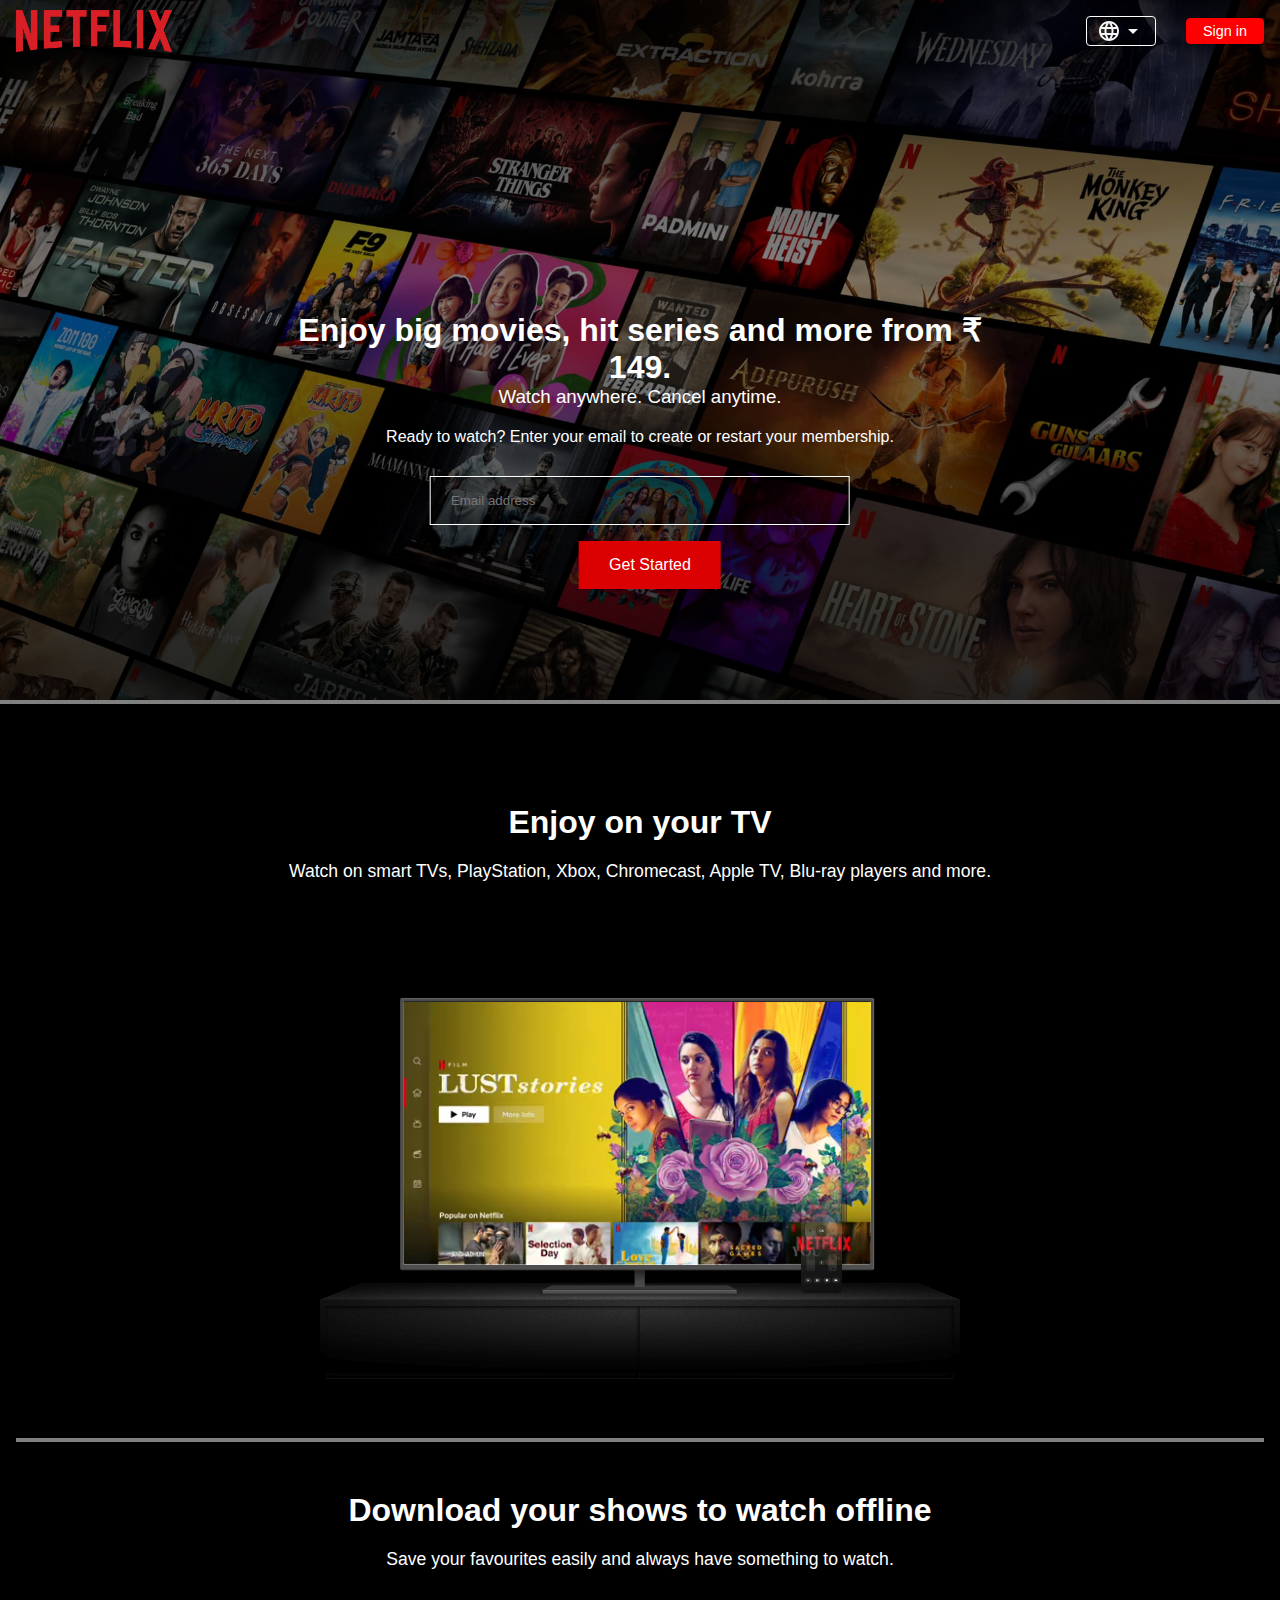
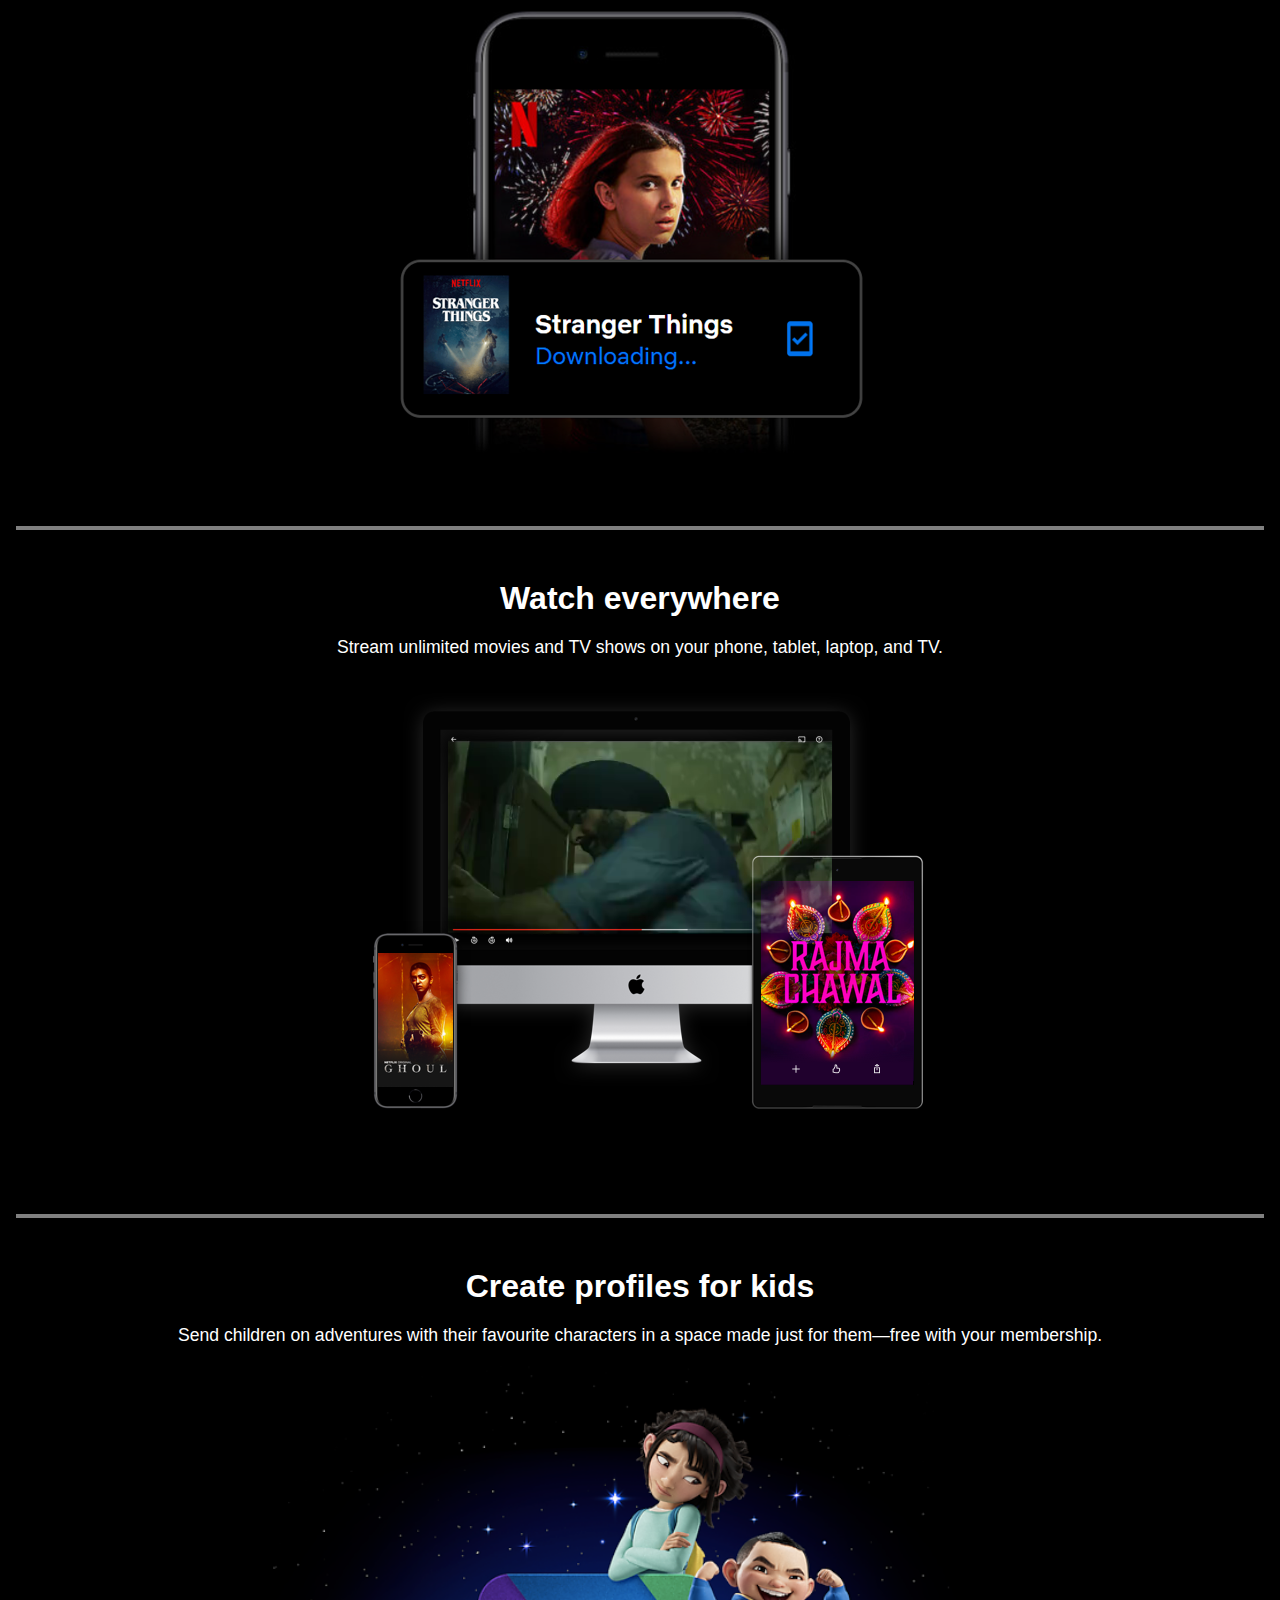
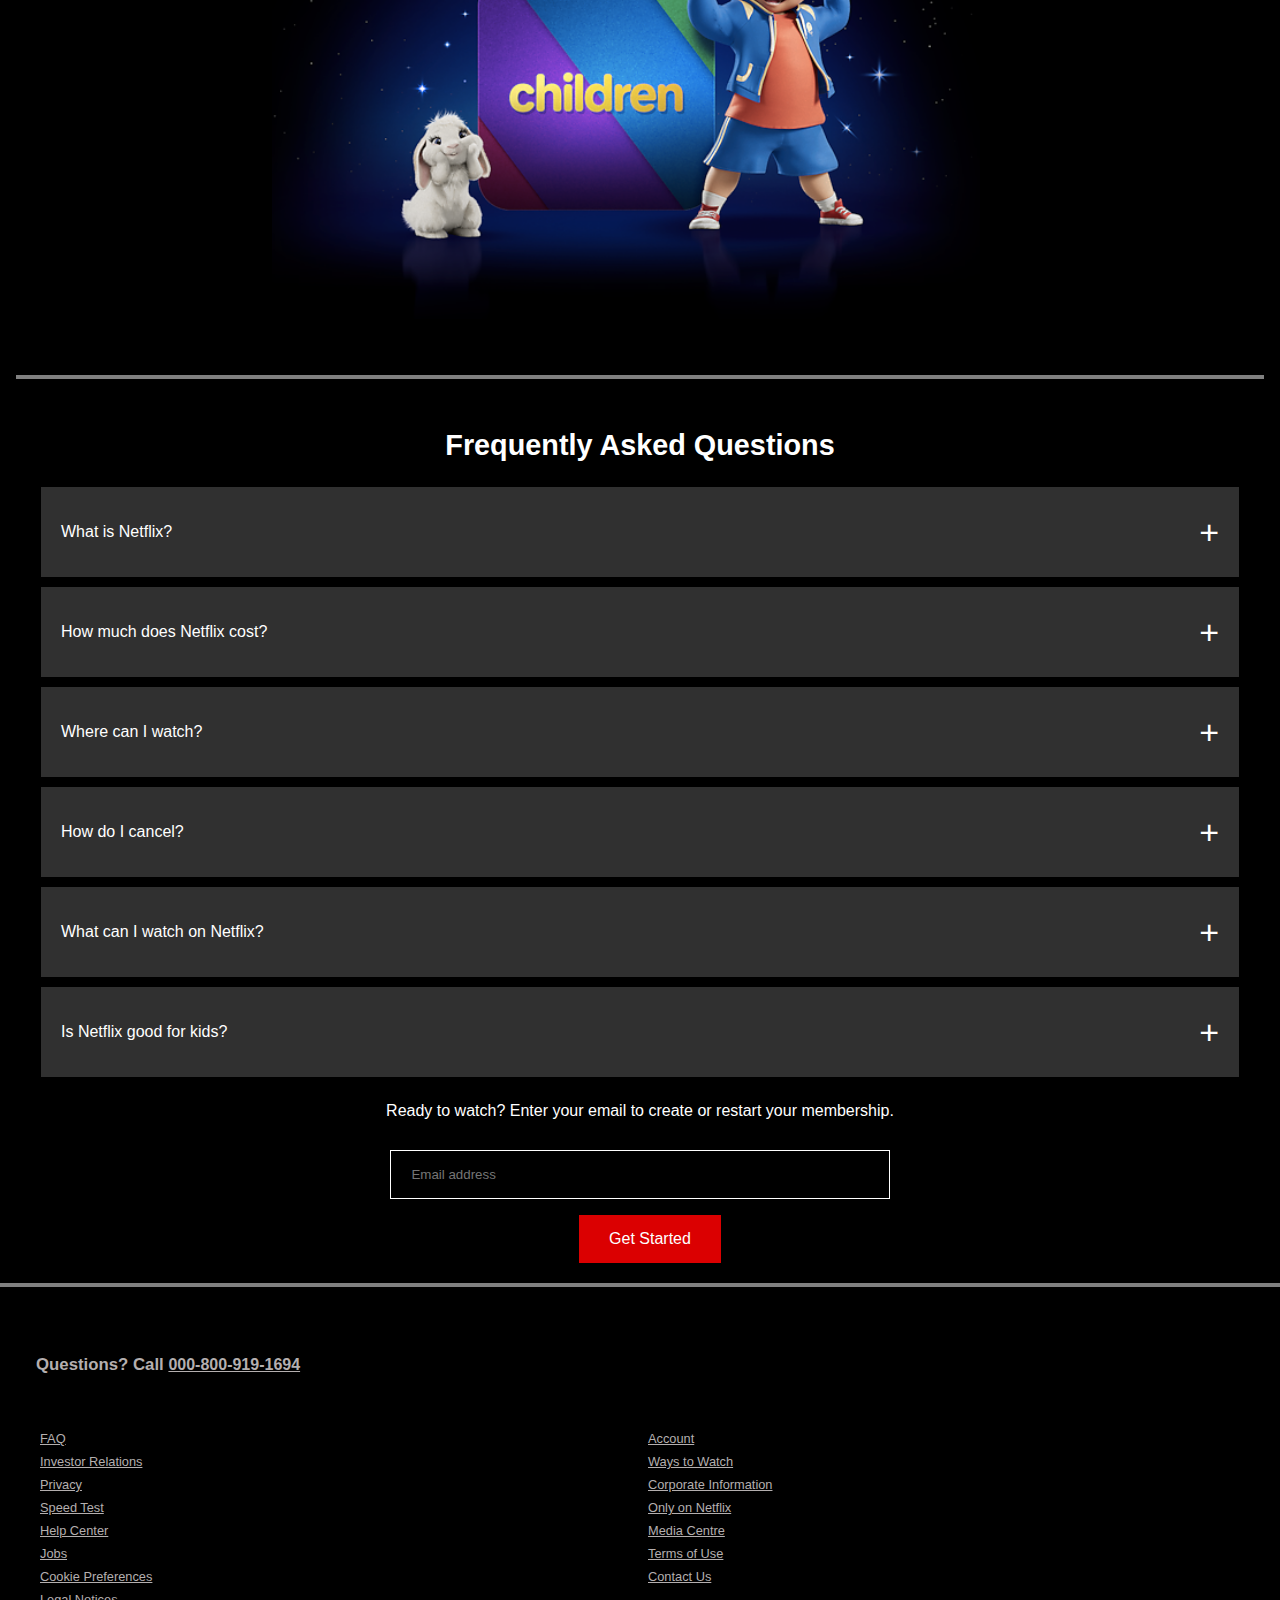
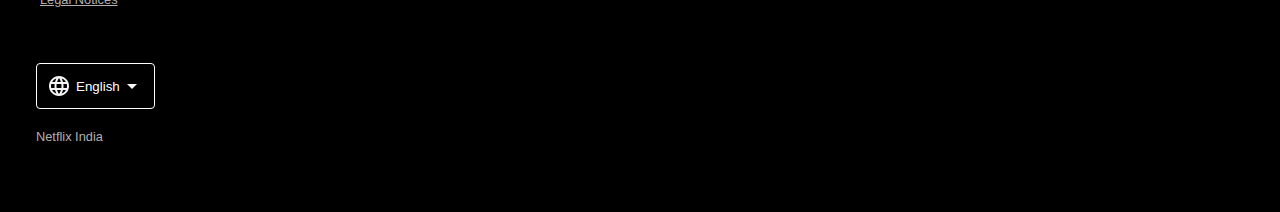
<file: index.html>
<!DOCTYPE html>
<html lang="en">
<head>
    <meta charset="UTF-8">
    <meta name="viewport" content="width=device-width, initial-scale=1.0">
    <title>Netflix</title>
    <link rel="stylesheet" href="Netflix.css">
    <link rel="icon" type="image/x-icon" href="Images/netflix_logo_icon_170919.ico">
</head>
<body>
    <div class="hero-section">
        <nav class="header">
            <img class="logo" src="Images/logo.png" alt="logo"/>   
            <div class="head-button">
                <button class="b1">
                    <svg xmlns="http://www.w3.org/2000/svg" height="24" viewBox="0 -960 960 960" width="24">
                        <style>svg{fill: whitesmoke}</style>
                        <path d="M480-80q-82 0-155-31.5t-127.5-86Q143-252 111.5-325T80-480q0-83 31.5-155.5t86-127Q252-817 325-848.5T480-880q83 0 155.5 31.5t127 86q54.5 54.5 86 127T880-480q0 82-31.5 155t-86 127.5q-54.5 54.5-127 86T480-80Zm0-82q26-36 45-75t31-83H404q12 44 31 83t45 75Zm-104-16q-18-33-31.5-68.5T322-320H204q29 50 72.5 87t99.5 55Zm208 0q56-18 99.5-55t72.5-87H638q-9 38-22.5 73.5T584-178ZM170-400h136q-3-20-4.5-39.5T300-480q0-21 1.5-40.5T306-560H170q-5 20-7.5 39.5T160-480q0 21 2.5 40.5T170-400Zm216 0h188q3-20 4.5-39.5T580-480q0-21-1.5-40.5T574-560H386q-3 20-4.5 39.5T380-480q0 21 1.5 40.5T386-400Zm268 0h136q5-20 7.5-39.5T800-480q0-21-2.5-40.5T790-560H654q3 20 4.5 39.5T660-480q0 21-1.5 40.5T654-400Zm-16-240h118q-29-50-72.5-87T584-782q18 33 31.5 68.5T638-640Zm-234 0h152q-12-44-31-83t-45-75q-26 36-45 75t-31 83Zm-200 0h118q9-38 22.5-73.5T376-782q-56 18-99.5 55T204-640Z"/>
                    </svg>
                    <select name="lang" id="head-lang">
                        <option value="English">English</option>
                        <option value="हिन्दी">हिन्दी</option>
                    </select>
                    <svg xmlns="http://www.w3.org/2000/svg" height="24" viewBox="0 -960 960 960" width="24">
                        <path d="M480-360 280-560h400L480-360Z"/>
                    </svg>
                </button>
                <button class="b2">Sign in</button>
            </div>
        </nav>
        <div class="hero-content">
            <h1>Enjoy big movies, hit series and more from ₹ 149.</h1>
            <h3>Watch anywhere. Cancel anytime.</h3>
            <p>Ready to watch? Enter your email to create or restart your membership.</p>
            <form class="email-signin">
                <div class="email-cont">
                    <input type="email" placeholder="Email address" required/>
                </div>
                
                <button type="submit">Get Started</button>
            </form>
        </div>
    </div>
    <div class="border">
    </div>
    <div class="feature">
        <div class="feature-row">
            <div class="text-section">
                <h2>Enjoy on your TV</h2>
                <p>Watch on smart TVs, PlayStation, Xbox, Chromecast, Apple TV, Blu-ray players and more.</p>
            </div>
            <div class="img-section">
                <video class="vid" src="Images/video-tv-in-0819.m4v" autoplay muted loop></video>
                <img src="Images/feature-1.png" alt="tv">
            </div>
        </div>
        <div class="border">
        </div>
        <div class="feature-row even">
            <div class="img-section">
                <img src="Images/feature-2.png" alt="tv">
            </div>
            <div class="text-section">
                <h2>Download your shows to watch offline</h2>
                <p>Save your favourites easily and always have something to watch.</p>
            </div>
        </div>
        <div class="border">
        </div>
        <div class="feature-row">
            <div class="text-section">
                <h2>Watch everywhere</h2>
                <p>Stream unlimited movies and TV shows on your phone, tablet, laptop, and TV.</p>
            </div>
            <div class="img-section">
                <video class="vid2" src="Images/video-devices-in.m4v" autoplay muted loop></video>
                <img src="Images/feature-3.png" alt="tv">
            </div>
        </div>
        <div class="border">
        </div>
        <div class="feature-row even">
            <div class="img-section">
                <img src="Images/feature-4.png" alt="tv">
            </div>
            <div class="text-section">
                <h2>Create profiles for kids</h2>
                <p>Send children on adventures with their favourite characters in a space made just for them—free with your membership.</p>
            </div>
        </div>
        <div class="border">
        </div>
    </div>
    <div class="faq">
        <h2>Frequently Asked Questions</h2>
        <ul class="questions">
            <li>
                <input type="radio" name="questions" id="first">
                <label for="first">What is Netflix?</label>
                <div class="content">
                    <p>
                        Netflix is a streaming service that offers a wide variety of award-winning TV shows, movies, anime, documentaries and more – on thousands of internet-connected devices.
                    </p>
                    <p>
                        You can watch as much as you want, whenever you want, without a single ad – all for one low monthly price. There's always something new to discover, and new TV shows and movies are added every week!
                    </p>
                </div>
            </li>
            <li>
                <input type="radio" name="questions" id="second">
                <label for="second">How much does Netflix cost?</label>
                <div class="content">
                    <p>
                        Watch Netflix on your smartphone, tablet, Smart TV, laptop, or streaming device, all for one fixed monthly fee. Plans range from ₹ 149 to ₹ 649 a month. No extra costs, no contracts.
                    </p>
                </div>
            </li>
            <li>
                <input type="radio" name="questions" id="third">
                <label for="third">Where can I watch?</label>
                <div class="content">
                    <p>
                        Watch anywhere, anytime. Sign in with your Netflix account to watch instantly on the web at netflix.com from your personal computer or on any internet-connected device that offers the Netflix app, including smart TVs, smartphones, tablets, streaming media players and game consoles.
                    </p>
                    <p>
                        You can also download your favourite shows with the iOS, Android, or Windows 10 app. Use downloads to watch while you're on the go and without an internet connection. Take Netflix with you anywhere.
                    </p>
                </div>
            </li>
            <li>
                <input type="radio" name="questions" id="fourth">
                <label for="fourth">How do I cancel?</label>
                <div class="content">
                    <p>
                        Netflix is flexible. There are no annoying contracts and no commitments. You can easily cancel your account online in two clicks. There are no cancellation fees – start or stop your account anytime.
                    </p>
                </div>
            </li>
            <li>
                <input type="radio" name="questions" id="fifth">
                <label for="fifth">What can I watch on Netflix?</label>
                <div class="content">
                    <p>
                        Netflix has an extensive library of feature films, documentaries, TV shows, anime, award-winning Netflix originals, and more. Watch as much as you want, anytime you want.
                    </p>
                </div>
            </li>
            <li>
                <input type="radio" name="questions" id="sixth">
                <label for="sixth">Is Netflix good for kids?</label>
                <div class="content">
                    <p>
                        The Netflix Kids experience is included in your membership to give parents control while kids enjoy family-friendly TV shows and films in their own space.
                    </p>
                    <p>
                        Kids profiles come with PIN-protected parental controls that let you restrict the maturity rating of content kids can watch and block specific titles you don't want kids to see.
                    </p>
                </div>
            </li>
        </ul>
    </div>
    <div class="foot-content">
        <p>Ready to watch? Enter your email to create or restart your membership.</p>
        <form class="email-signin">
            <div class="email-cont">
                <input type="email" placeholder="Email address" required/>
            </div>
            
            <button type="submit">Get Started</button>
        </form>
    </div>
    <div class="border">
    </div>
    <footer>
        <h2>Questions? Call <span><a href="#">000-800-919-1694</a></span></h2>
        <div class="foot-col">
                <a href="#">FAQ</a>
                <a href="#">Account</a>
                <a href="#">Investor Relations</a>
                <a href="#">Ways to Watch</a>
                <a href="#">Privacy</a>
                <a href="#">Corporate Information</a>
                <a href="#">Speed Test</a>
                <a href="#">Only on Netflix</a>
                <a href="#">Help Center</a>
                <a href="#">Media Centre</a>
                <a href="#">Jobs</a>
                <a href="#">Terms of Use</a>
                <a href="#">Cookie Preferences</a>
                <a href="#">Contact Us</a>
                <a href="#">Legal Notices</a>
        </div>
        <button class="b3">
            <svg xmlns="http://www.w3.org/2000/svg" height="24" viewBox="0 -960 960 960" width="24">
                <style>svg{fill: whitesmoke}</style>
                <path d="M480-80q-82 0-155-31.5t-127.5-86Q143-252 111.5-325T80-480q0-83 31.5-155.5t86-127Q252-817 325-848.5T480-880q83 0 155.5 31.5t127 86q54.5 54.5 86 127T880-480q0 82-31.5 155t-86 127.5q-54.5 54.5-127 86T480-80Zm0-82q26-36 45-75t31-83H404q12 44 31 83t45 75Zm-104-16q-18-33-31.5-68.5T322-320H204q29 50 72.5 87t99.5 55Zm208 0q56-18 99.5-55t72.5-87H638q-9 38-22.5 73.5T584-178ZM170-400h136q-3-20-4.5-39.5T300-480q0-21 1.5-40.5T306-560H170q-5 20-7.5 39.5T160-480q0 21 2.5 40.5T170-400Zm216 0h188q3-20 4.5-39.5T580-480q0-21-1.5-40.5T574-560H386q-3 20-4.5 39.5T380-480q0 21 1.5 40.5T386-400Zm268 0h136q5-20 7.5-39.5T800-480q0-21-2.5-40.5T790-560H654q3 20 4.5 39.5T660-480q0 21-1.5 40.5T654-400Zm-16-240h118q-29-50-72.5-87T584-782q18 33 31.5 68.5T638-640Zm-234 0h152q-12-44-31-83t-45-75q-26 36-45 75t-31 83Zm-200 0h118q9-38 22.5-73.5T376-782q-56 18-99.5 55T204-640Z"/>
            </svg>
            <select>
                <option value="English">English</option>
                <option value="हिन्दी">हिन्दी</option>
            </select>
            <svg xmlns="http://www.w3.org/2000/svg" height="24" viewBox="0 -960 960 960" width="24">
                <path d="M480-360 280-560h400L480-360Z"/>
            </svg>
        </button>
        <p>Netflix India</p>
    </footer>
</body>
</html>
</file>
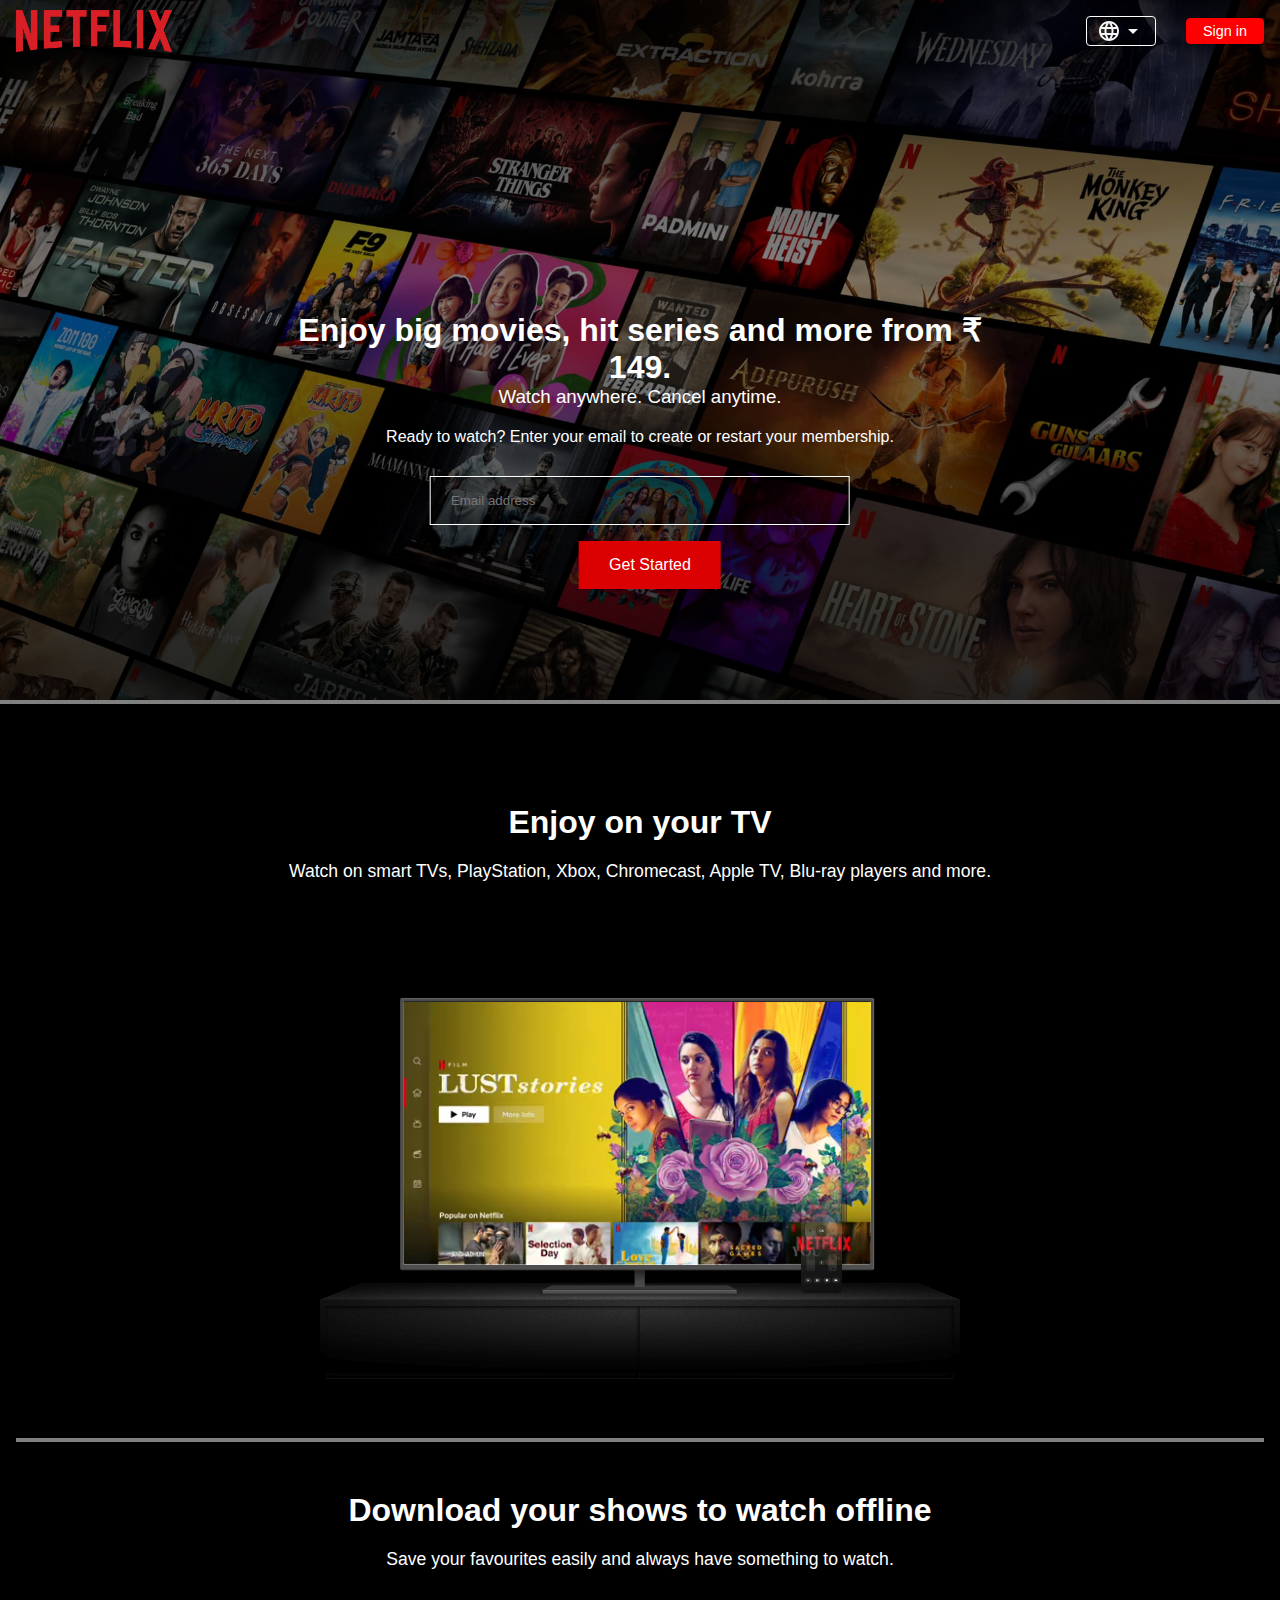
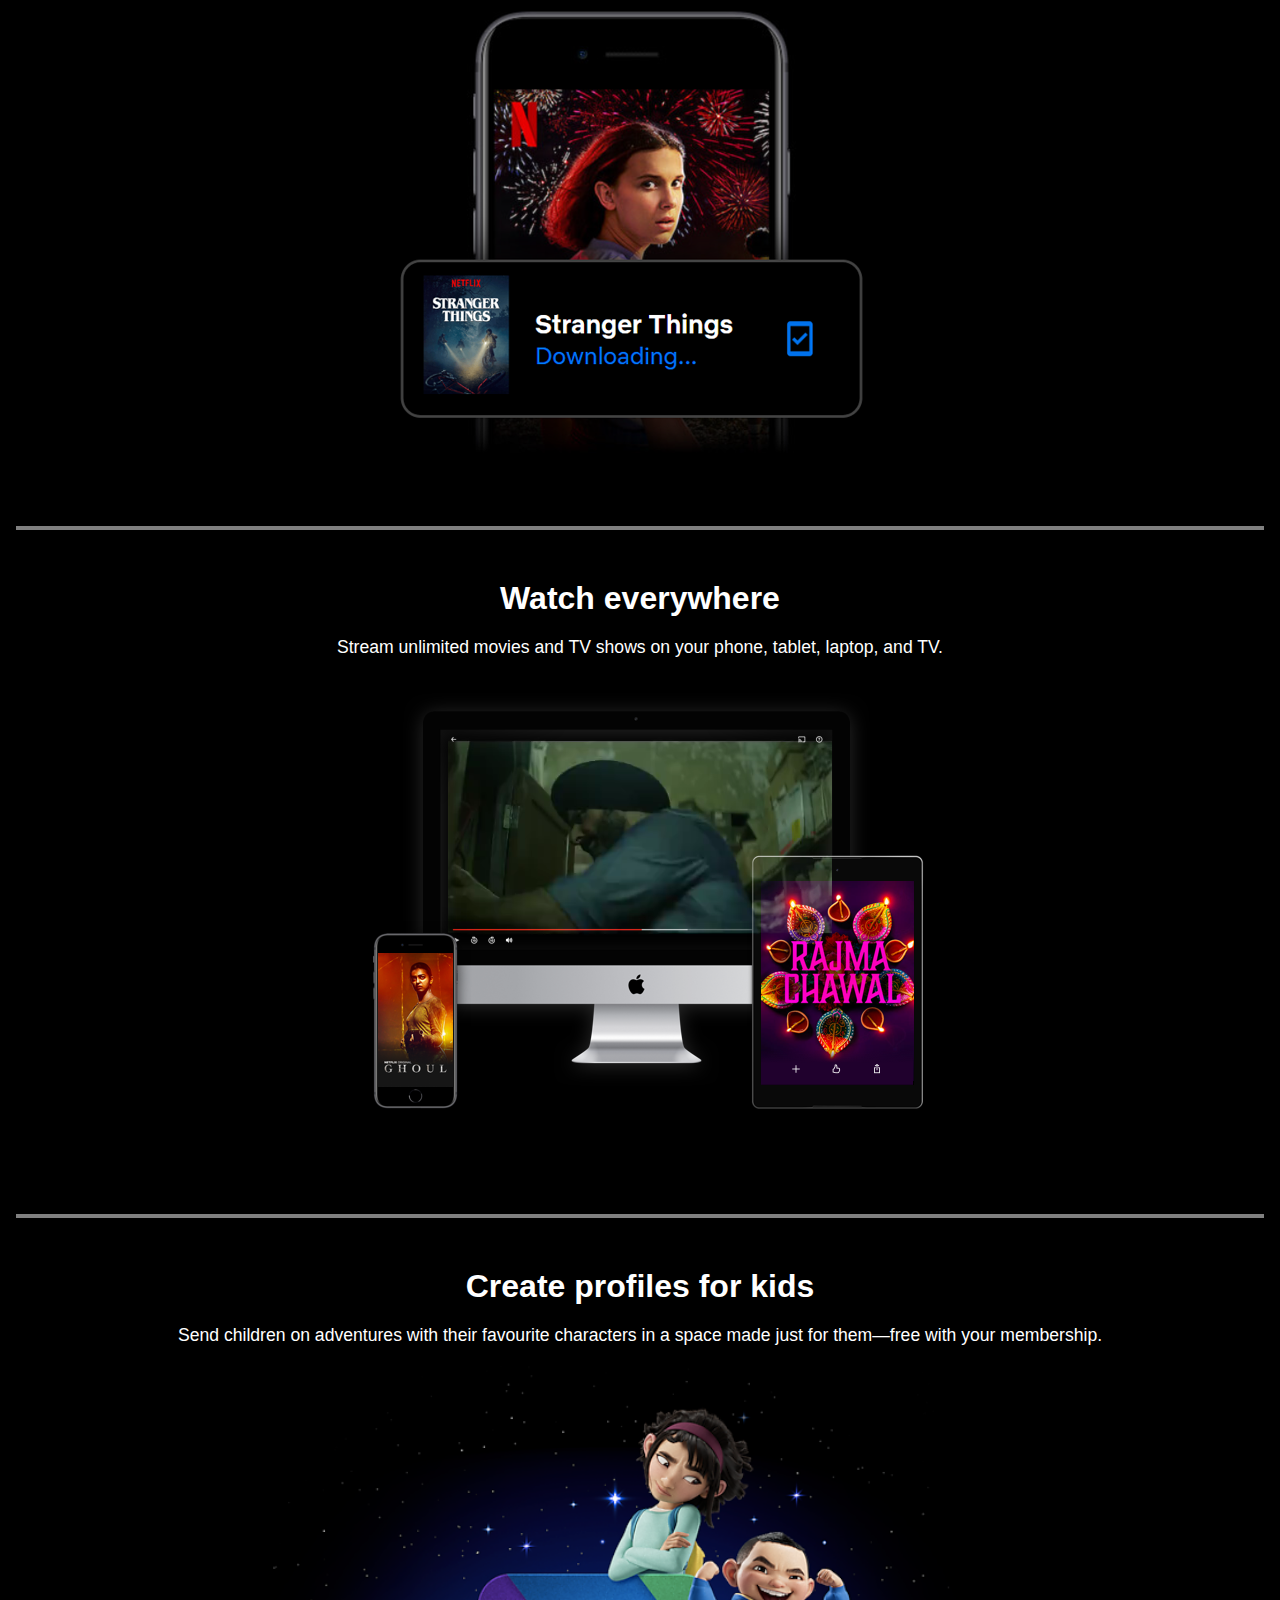
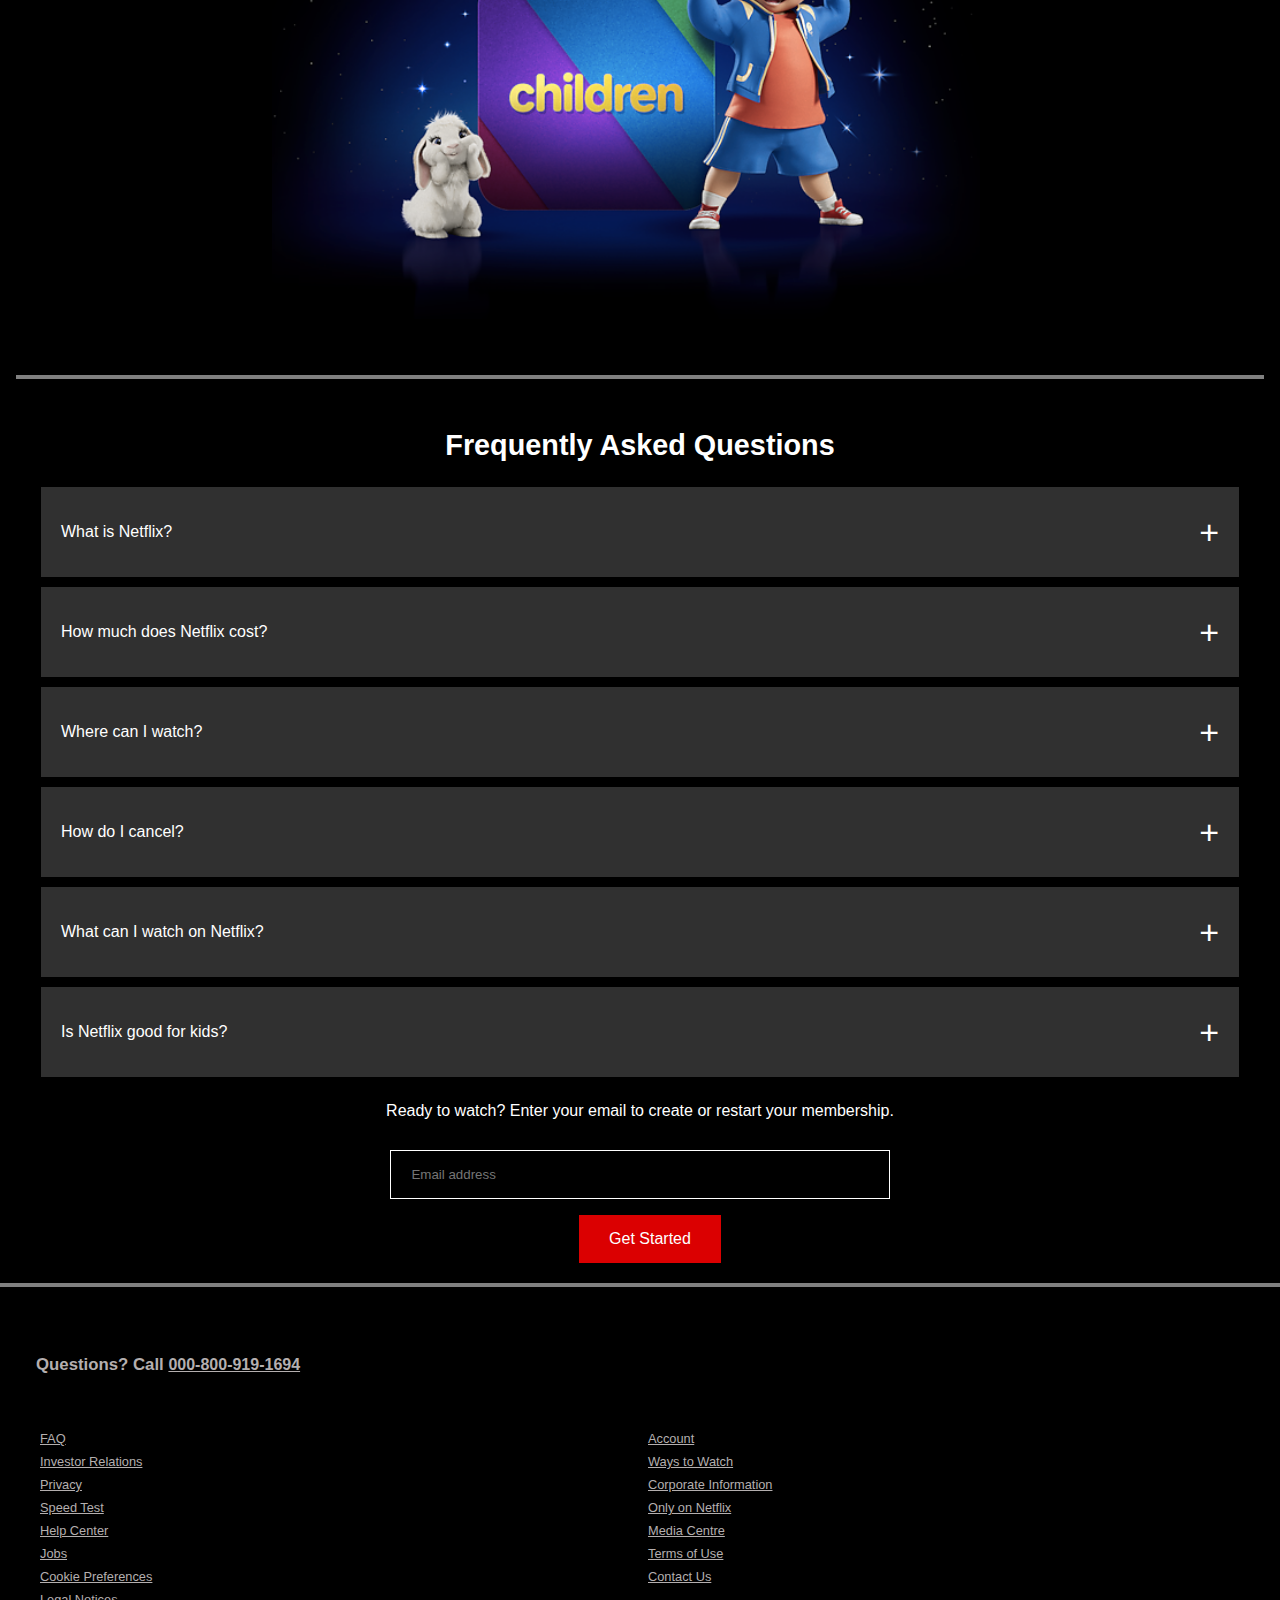
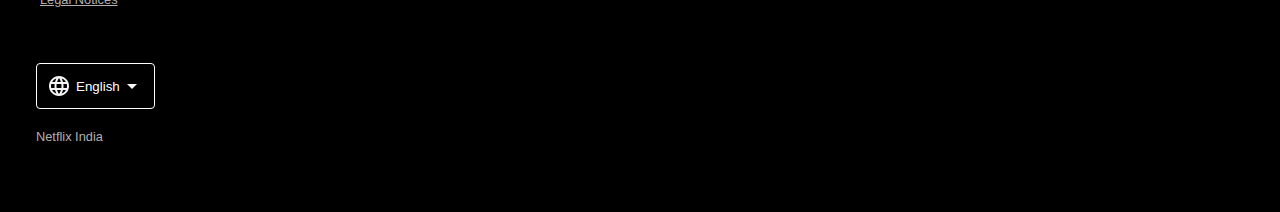
<file: Netflix.html>
<!DOCTYPE html>
<html lang="en">
<head>
    <meta charset="UTF-8">
    <meta name="viewport" content="width=device-width, initial-scale=1.0">
    <title>Netflix</title>
    <link rel="stylesheet" href="Netflix.css">
    <link rel="icon" type="image/x-icon" href="Images/netflix_logo_icon_170919.ico">
</head>
<body>
    <div class="hero-section">
        <nav class="header">
            <img class="logo" src="Images/logo.png" alt="logo"/>   
            <div class="head-button">
                <button class="b1">
                    <svg xmlns="http://www.w3.org/2000/svg" height="24" viewBox="0 -960 960 960" width="24">
                        <style>svg{fill: whitesmoke}</style>
                        <path d="M480-80q-82 0-155-31.5t-127.5-86Q143-252 111.5-325T80-480q0-83 31.5-155.5t86-127Q252-817 325-848.5T480-880q83 0 155.5 31.5t127 86q54.5 54.5 86 127T880-480q0 82-31.5 155t-86 127.5q-54.5 54.5-127 86T480-80Zm0-82q26-36 45-75t31-83H404q12 44 31 83t45 75Zm-104-16q-18-33-31.5-68.5T322-320H204q29 50 72.5 87t99.5 55Zm208 0q56-18 99.5-55t72.5-87H638q-9 38-22.5 73.5T584-178ZM170-400h136q-3-20-4.5-39.5T300-480q0-21 1.5-40.5T306-560H170q-5 20-7.5 39.5T160-480q0 21 2.5 40.5T170-400Zm216 0h188q3-20 4.5-39.5T580-480q0-21-1.5-40.5T574-560H386q-3 20-4.5 39.5T380-480q0 21 1.5 40.5T386-400Zm268 0h136q5-20 7.5-39.5T800-480q0-21-2.5-40.5T790-560H654q3 20 4.5 39.5T660-480q0 21-1.5 40.5T654-400Zm-16-240h118q-29-50-72.5-87T584-782q18 33 31.5 68.5T638-640Zm-234 0h152q-12-44-31-83t-45-75q-26 36-45 75t-31 83Zm-200 0h118q9-38 22.5-73.5T376-782q-56 18-99.5 55T204-640Z"/>
                    </svg>
                    <select name="lang" id="head-lang">
                        <option value="English">English</option>
                        <option value="हिन्दी">हिन्दी</option>
                    </select>
                    <svg xmlns="http://www.w3.org/2000/svg" height="24" viewBox="0 -960 960 960" width="24">
                        <path d="M480-360 280-560h400L480-360Z"/>
                    </svg>
                </button>
                <button class="b2">Sign in</button>
            </div>
        </nav>
        <div class="hero-content">
            <h1>Enjoy big movies, hit series and more from ₹ 149.</h1>
            <h3>Watch anywhere. Cancel anytime.</h3>
            <p>Ready to watch? Enter your email to create or restart your membership.</p>
            <form class="email-signin">
                <div class="email-cont">
                    <input type="email" placeholder="Email address" required/>
                </div>
                
                <button type="submit">Get Started</button>
            </form>
        </div>
    </div>
    <div class="border">
    </div>
    <div class="feature">
        <div class="feature-row">
            <div class="text-section">
                <h2>Enjoy on your TV</h2>
                <p>Watch on smart TVs, PlayStation, Xbox, Chromecast, Apple TV, Blu-ray players and more.</p>
            </div>
            <div class="img-section">
                <video class="vid" src="Images/video-tv-in-0819.m4v" autoplay muted loop></video>
                <img src="Images/feature-1.png" alt="tv">
            </div>
        </div>
        <div class="border">
        </div>
        <div class="feature-row even">
            <div class="img-section">
                <img src="Images/feature-2.png" alt="tv">
            </div>
            <div class="text-section">
                <h2>Download your shows to watch offline</h2>
                <p>Save your favourites easily and always have something to watch.</p>
            </div>
        </div>
        <div class="border">
        </div>
        <div class="feature-row">
            <div class="text-section">
                <h2>Watch everywhere</h2>
                <p>Stream unlimited movies and TV shows on your phone, tablet, laptop, and TV.</p>
            </div>
            <div class="img-section">
                <video class="vid2" src="Images/video-devices-in.m4v" autoplay muted loop></video>
                <img src="Images/feature-3.png" alt="tv">
            </div>
        </div>
        <div class="border">
        </div>
        <div class="feature-row even">
            <div class="img-section">
                <img src="Images/feature-4.png" alt="tv">
            </div>
            <div class="text-section">
                <h2>Create profiles for kids</h2>
                <p>Send children on adventures with their favourite characters in a space made just for them—free with your membership.</p>
            </div>
        </div>
        <div class="border">
        </div>
    </div>
    <div class="faq">
        <h2>Frequently Asked Questions</h2>
        <ul class="questions">
            <li>
                <input type="radio" name="questions" id="first">
                <label for="first">What is Netflix?</label>
                <div class="content">
                    <p>
                        Netflix is a streaming service that offers a wide variety of award-winning TV shows, movies, anime, documentaries and more – on thousands of internet-connected devices.
                    </p>
                    <p>
                        You can watch as much as you want, whenever you want, without a single ad – all for one low monthly price. There's always something new to discover, and new TV shows and movies are added every week!
                    </p>
                </div>
            </li>
            <li>
                <input type="radio" name="questions" id="second">
                <label for="second">How much does Netflix cost?</label>
                <div class="content">
                    <p>
                        Watch Netflix on your smartphone, tablet, Smart TV, laptop, or streaming device, all for one fixed monthly fee. Plans range from ₹ 149 to ₹ 649 a month. No extra costs, no contracts.
                    </p>
                </div>
            </li>
            <li>
                <input type="radio" name="questions" id="third">
                <label for="third">Where can I watch?</label>
                <div class="content">
                    <p>
                        Watch anywhere, anytime. Sign in with your Netflix account to watch instantly on the web at netflix.com from your personal computer or on any internet-connected device that offers the Netflix app, including smart TVs, smartphones, tablets, streaming media players and game consoles.
                    </p>
                    <p>
                        You can also download your favourite shows with the iOS, Android, or Windows 10 app. Use downloads to watch while you're on the go and without an internet connection. Take Netflix with you anywhere.
                    </p>
                </div>
            </li>
            <li>
                <input type="radio" name="questions" id="fourth">
                <label for="fourth">How do I cancel?</label>
                <div class="content">
                    <p>
                        Netflix is flexible. There are no annoying contracts and no commitments. You can easily cancel your account online in two clicks. There are no cancellation fees – start or stop your account anytime.
                    </p>
                </div>
            </li>
            <li>
                <input type="radio" name="questions" id="fifth">
                <label for="fifth">What can I watch on Netflix?</label>
                <div class="content">
                    <p>
                        Netflix has an extensive library of feature films, documentaries, TV shows, anime, award-winning Netflix originals, and more. Watch as much as you want, anytime you want.
                    </p>
                </div>
            </li>
            <li>
                <input type="radio" name="questions" id="sixth">
                <label for="sixth">Is Netflix good for kids?</label>
                <div class="content">
                    <p>
                        The Netflix Kids experience is included in your membership to give parents control while kids enjoy family-friendly TV shows and films in their own space.
                    </p>
                    <p>
                        Kids profiles come with PIN-protected parental controls that let you restrict the maturity rating of content kids can watch and block specific titles you don't want kids to see.
                    </p>
                </div>
            </li>
        </ul>
    </div>
    <div class="foot-content">
        <p>Ready to watch? Enter your email to create or restart your membership.</p>
        <form class="email-signin">
            <div class="email-cont">
                <input type="email" placeholder="Email address" required/>
            </div>
            
            <button type="submit">Get Started</button>
        </form>
    </div>
    <div class="border">
    </div>
    <footer>
        <h2>Questions? Call <span><a href="#">000-800-919-1694</a></span></h2>
        <div class="foot-col">
                <a href="#">FAQ</a>
                <a href="#">Account</a>
                <a href="#">Investor Relations</a>
                <a href="#">Ways to Watch</a>
                <a href="#">Privacy</a>
                <a href="#">Corporate Information</a>
                <a href="#">Speed Test</a>
                <a href="#">Only on Netflix</a>
                <a href="#">Help Center</a>
                <a href="#">Media Centre</a>
                <a href="#">Jobs</a>
                <a href="#">Terms of Use</a>
                <a href="#">Cookie Preferences</a>
                <a href="#">Contact Us</a>
                <a href="#">Legal Notices</a>
        </div>
        <button class="b3">
            <svg xmlns="http://www.w3.org/2000/svg" height="24" viewBox="0 -960 960 960" width="24">
                <style>svg{fill: whitesmoke}</style>
                <path d="M480-80q-82 0-155-31.5t-127.5-86Q143-252 111.5-325T80-480q0-83 31.5-155.5t86-127Q252-817 325-848.5T480-880q83 0 155.5 31.5t127 86q54.5 54.5 86 127T880-480q0 82-31.5 155t-86 127.5q-54.5 54.5-127 86T480-80Zm0-82q26-36 45-75t31-83H404q12 44 31 83t45 75Zm-104-16q-18-33-31.5-68.5T322-320H204q29 50 72.5 87t99.5 55Zm208 0q56-18 99.5-55t72.5-87H638q-9 38-22.5 73.5T584-178ZM170-400h136q-3-20-4.5-39.5T300-480q0-21 1.5-40.5T306-560H170q-5 20-7.5 39.5T160-480q0 21 2.5 40.5T170-400Zm216 0h188q3-20 4.5-39.5T580-480q0-21-1.5-40.5T574-560H386q-3 20-4.5 39.5T380-480q0 21 1.5 40.5T386-400Zm268 0h136q5-20 7.5-39.5T800-480q0-21-2.5-40.5T790-560H654q3 20 4.5 39.5T660-480q0 21-1.5 40.5T654-400Zm-16-240h118q-29-50-72.5-87T584-782q18 33 31.5 68.5T638-640Zm-234 0h152q-12-44-31-83t-45-75q-26 36-45 75t-31 83Zm-200 0h118q9-38 22.5-73.5T376-782q-56 18-99.5 55T204-640Z"/>
            </svg>
            <select>
                <option value="English">English</option>
                <option value="हिन्दी">हिन्दी</option>
            </select>
            <svg xmlns="http://www.w3.org/2000/svg" height="24" viewBox="0 -960 960 960" width="24">
                <path d="M480-360 280-560h400L480-360Z"/>
            </svg>
        </button>
        <p>Netflix India</p>
    </footer>
</body>
</html>
</file>
<file: Netflix.css>
* {
    margin: 0;
    padding: 0;
    font-family: 'Lucida Sans', 'Lucida Sans Regular', 'Lucida Grande', 'Lucida Sans Unicode', Geneva, Verdana, sans-serif;
    box-sizing: border-box;
}

body {
    display: flex;
    flex-direction: column;
    background: black;
    color: white;
}

.hero-section {
    width: 100%;
    height: 43.75rem;
    background-image: linear-gradient(to top, rgba(0, 0, 0, 0.8) 0, rgba(0, 0, 0, 0.3) 60%, rgba(0, 0, 0, 0.8) 100%), url(Images/Header-image.png);
    background-size: cover;
    background-position: center;
    
}



.header {
    display: flex;
    align-items: center;
    justify-content: space-between;
    padding: 10px 0rem;
    margin: 0 7rem;
}

.logo {
    width: 12.5%;
    min-width: 90px;
}

.head-button {
    display: flex;
    align-items: center;
    height: 100%;
}

button {
    padding: 2px 10px;
    height: 100%;
}

.b1{
    display: flex;
    align-items: center;
    border: 1px solid white;
    border-radius: 0.25rem;
    outline: 0;
    background: transparent;
    color: white;
    font-size: small;
    justify-content: space-between;
    margin-right: 20px;
}

.b1 select {
    background-color: transparent;
    color: white;
    border: none;
    font-size: 1rem;
    appearance: none;
}

.b2 {
    background-color: red ;
    border: 1px solid red;
    padding: 4px 16px;
    font-size: 0.9rem;
    color: white;
    border-radius: 0.25rem;
    margin-left: 10px;
    height: 100%;
}



input {
    flex: 1;
    background: transparent;
    border: 1px solid white;
}

.hero-content {
    display: flex;
    flex-direction: column;
    align-items: center;
    justify-content: center;
    position: absolute;
    top: 50%;
    left: 50%;
    width: 100%;
    transform: translate(-50%, -50%);
    text-align: center;
    place-content: center;
    max-width: calc(83.33333333333334% - 1rem);
}

.hero-content h1 {
    font-size: 3rem;
    font-weight: 700;
    width: 100%;
    max-width: 700px;
}

.hero-content h3 {
    font-weight: 400;
    margin-bottom: 20px;
}

.email-signin {
    border-radius: 4px;
    display: flex;
    align-items: center;
    margin-top: 30px;
    width: 100%;
    height: 100%;
    justify-content: center;
   
    flex-wrap: wrap;
}

.email-signin input {
    display: flex;
    border: 0;
    outline: 0;
    margin-left: 20px;
    height: 100%;
}

.email-cont {
    display: flex;
    background:  linear-gradient(to top, rgba(0, 0, 0, 0.3) 0, rgba(0, 0, 0, 0.1) 60%, rgba(0, 0, 0, 0.3) 100%), transparent;
    height: 49px;
    border: 1px solid #fff;
    width: 40%;
    min-width: 389px;
}
.email-signin button {
    background: #db0001;
    border: 0;
    outline: 0;
    color: #fff;
    font-size: 16px;
    cursor: pointer;
    padding: 15px 30px;
    margin-left: 20px;
    
}

.email-signin button:hover {
    background: rgb(133, 2, 2);
}

.border {
    height: 4px;
    width: 100%;
    background-color: gray;
    
}

.feature {
    margin: 50px 0rem;
    font-size: 1.5rem;
    padding: 50px 0;
}

.feature-row {
    display: flex;
    width: 100%;
    align-items: center;
    padding: 50px 7rem;
    border: 2px 0px solid gray;
}

.text-section {
    flex-basis: 50%;
    margin-bottom: 20px;
}

.text-section h2{
    padding-bottom: 20px;
    font-size: 3rem;
}

.img-section {
    position: relative;
    height: max-content;
}

.img-section img {
    width: 100%;
    mix-blend-mode: screen;
    object-fit: cover;
}

.vid {
    position: absolute;
    top: 20.5%;
    left: 13.2%;
    width: 73%;
    object-fit: contain;
}

.vid2 {
    position: absolute;
    top: 10.5%;
    left: 20%;
    width: 60%;
    object-fit: contain;
}

.faq {
    margin: 0 8rem;
    display: flex;
    flex-direction: column;
    justify-content: center;
}

.faq h2 {
    font-size: 3.5rem;
    font-weight: bolder;
    display: flex;
    justify-content: center;
    
}

.questions {
    flex: 1;
    display: flex;
    justify-content: center;
    flex-direction: column;
    padding: 20px;
}

.questions li {
    list-style: none;
    width: 100%;
    padding: 5px;
    height: 100px;
}

.questions li label {
    display: flex;
    width: 100%;
    align-items: center;
    padding: 20px;
    font-size: 18px;
    font-weight: 500;
    background: #303030;
    margin-bottom: 2px;
    cursor: pointer;
    position: relative;
    height: 100%;
    font-size: 1.5rem;
    display: flex;
    justify-content: space-between;
    flex: 1;
}

label::after {
    content: '+';
    font-size: 34px;
    position: absolute;
    right: 20px;
    transition: transform 0.5s;
}

input[type="radio"] {
    display: none;
}

.questions .content {
    background: #303030;
    text-align: left;
    padding: 0 20px;
    max-height: 0;
    overflow: hidden;
    transition: max-height 0.5s, padding 0.5s;
}

.questions .content p {
    padding-bottom: 20px;
}

.questions input[type="radio"]:checked + label + .content {
    max-height: 600px;
    padding: 30px 20px;
}

.questions input:checked + label::after {
    transform: rotate(135deg);
}

.questions input:checked + label::after + .content {
    max-height: 0;
    overflow: hidden;
}

.foot-content p {
    text-align: center;
    font-size: 1rem;
    
}

.foot-content {
    padding-bottom: 20px;
    margin: 0 7rem;
}

footer {
    padding: 3rem 0;
    display: block;
    text-align: left;
    font-size: 0.7rem;
    color: rgb(180, 175, 175);
    margin: 0 7rem;
}


footer h2 {
    margin: 20px;
}

footer a {
    text-decoration: none;
    color:rgb(180, 175, 175);
    font-size: 0.8rem;
}

span a {
    font-size: 1rem;
    text-decoration: underline;
}

.foot-col {
    display: grid;
    grid-template-columns: 1fr 1fr 1fr;
    column-gap: 1rem;
    row-gap: 0.5rem;
    padding: 2rem 0;
    margin: 1.5rem;
}

footer a {
    text-decoration: underline;
}

footer a:hover {
    color: white;
}


.b3 {
    display: flex;
    align-items: center;
    background: transparent;
    border: 1px solid white;
    border-radius: 4px;
    padding: 10px;
    justify-content: space-between;
    margin: 20px 20px;
}

.b3 select {
    appearance: none;
    background: transparent;
    border: none;
    color: white;
    padding-left: 5px;
}

footer p {
    margin: 20px;
    font-size: 0.8rem;
    font-weight: 200;
}

@media screen and (max-width: 1280px) {

    .b1 select {
        opacity: 0;
        position: absolute;
    }
    .header {
        margin: 0px 1rem;
    }

    .hero-section h1{
        font-size: 2rem;
    }

    .email-signin {
        flex-direction: column;
        justify-content: center;
    }

    .email-signin button {
        margin-top: 1rem;
    }

    .feature {
        margin: 0px 1rem;
    }

    .feature-row {
        display: flex;
        flex-direction: column;
        justify-content: center;
        padding: 50px 1rem;
    }

    .text-section {
        display: flex;
        flex-direction: column;
        justify-content: center;
        text-align: center;
        width: 100%;
    }

    .text-section h2{
        font-size: 2rem;
        
    }
    .text-section p{
        font-size: 1.1rem;
    }

    footer {
        margin: 0 1rem;
    }

    .faq {
        margin: 0 1rem;
    }

    .faq h2 {
        font-size: 1.8rem;
    }

    .questions li label {
        font-size: 1rem;
    }

    .even {
        flex-direction: column-reverse;
    }

    .foot-content {
        margin: 0 1rem;
    }

    .foot-col {
        grid-template-columns: 1fr 1fr;
    }

}
</file>
